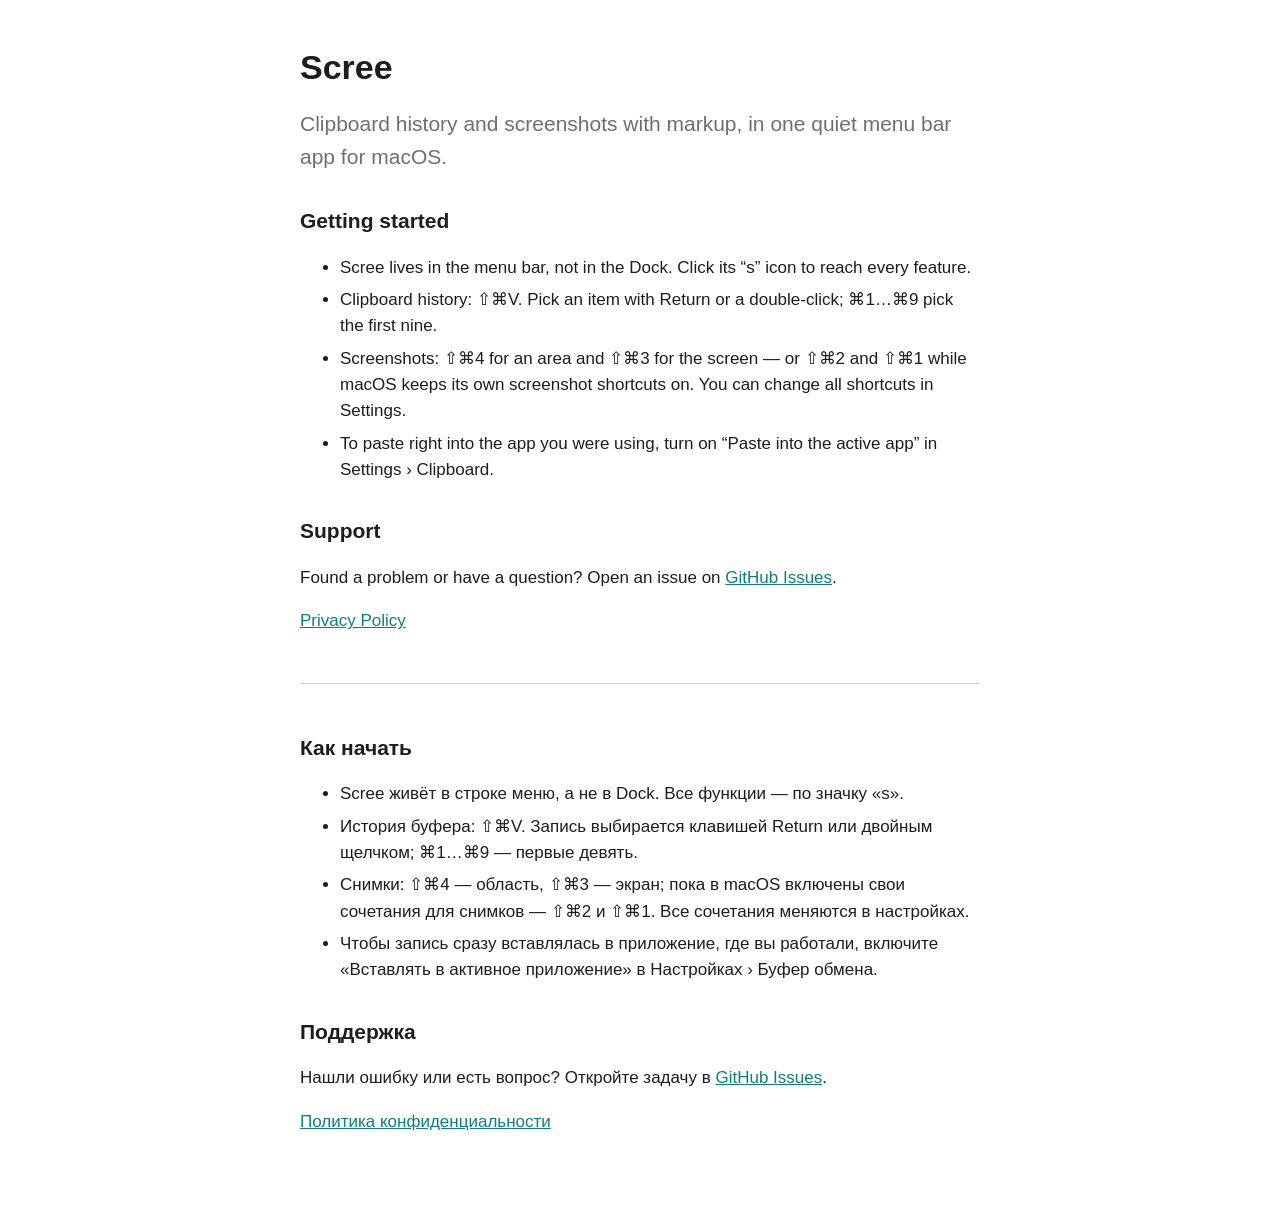
<file: index.html>
<!doctype html>
<html lang="en">
<head>
<meta charset="utf-8">
<meta name="viewport" content="width=device-width, initial-scale=1">
<title>Scree — Support</title>
<link rel="stylesheet" href="style.css">
</head>
<body>
<main>
<h1>Scree</h1>
<p class="lead">Clipboard history and screenshots with markup, in one quiet menu bar app for macOS.</p>

<h2>Getting started</h2>
<ul>
<li>Scree lives in the menu bar, not in the Dock. Click its “s” icon to reach every feature.</li>
<li>Clipboard history: ⇧⌘V. Pick an item with Return or a double-click; ⌘1…⌘9 pick the first nine.</li>
<li>Screenshots: ⇧⌘4 for an area and ⇧⌘3 for the screen — or ⇧⌘2 and ⇧⌘1 while macOS keeps its own
screenshot shortcuts on. You can change all shortcuts in Settings.</li>
<li>To paste right into the app you were using, turn on “Paste into the active app” in
Settings › Clipboard.</li>
</ul>

<h2>Support</h2>
<p>Found a problem or have a question? Open an issue on
<a href="https://github.com/keef3ar/scree/issues">GitHub Issues</a>.</p>

<p><a href="privacy.html">Privacy Policy</a></p>

<hr>

<div lang="ru">
<h2>Как начать</h2>
<ul>
<li>Scree живёт в строке меню, а не в Dock. Все функции — по значку «s».</li>
<li>История буфера: ⇧⌘V. Запись выбирается клавишей Return или двойным щелчком; ⌘1…⌘9 — первые девять.</li>
<li>Снимки: ⇧⌘4 — область, ⇧⌘3 — экран; пока в macOS включены свои сочетания для снимков — ⇧⌘2 и
⇧⌘1. Все сочетания меняются в настройках.</li>
<li>Чтобы запись сразу вставлялась в приложение, где вы работали, включите «Вставлять в активное
приложение» в Настройках › Буфер обмена.</li>
</ul>

<h2>Поддержка</h2>
<p>Нашли ошибку или есть вопрос? Откройте задачу в
<a href="https://github.com/keef3ar/scree/issues">GitHub Issues</a>.</p>

<p><a href="privacy.html">Политика конфиденциальности</a></p>
</div>
</main>
</body>
</html>
</file>
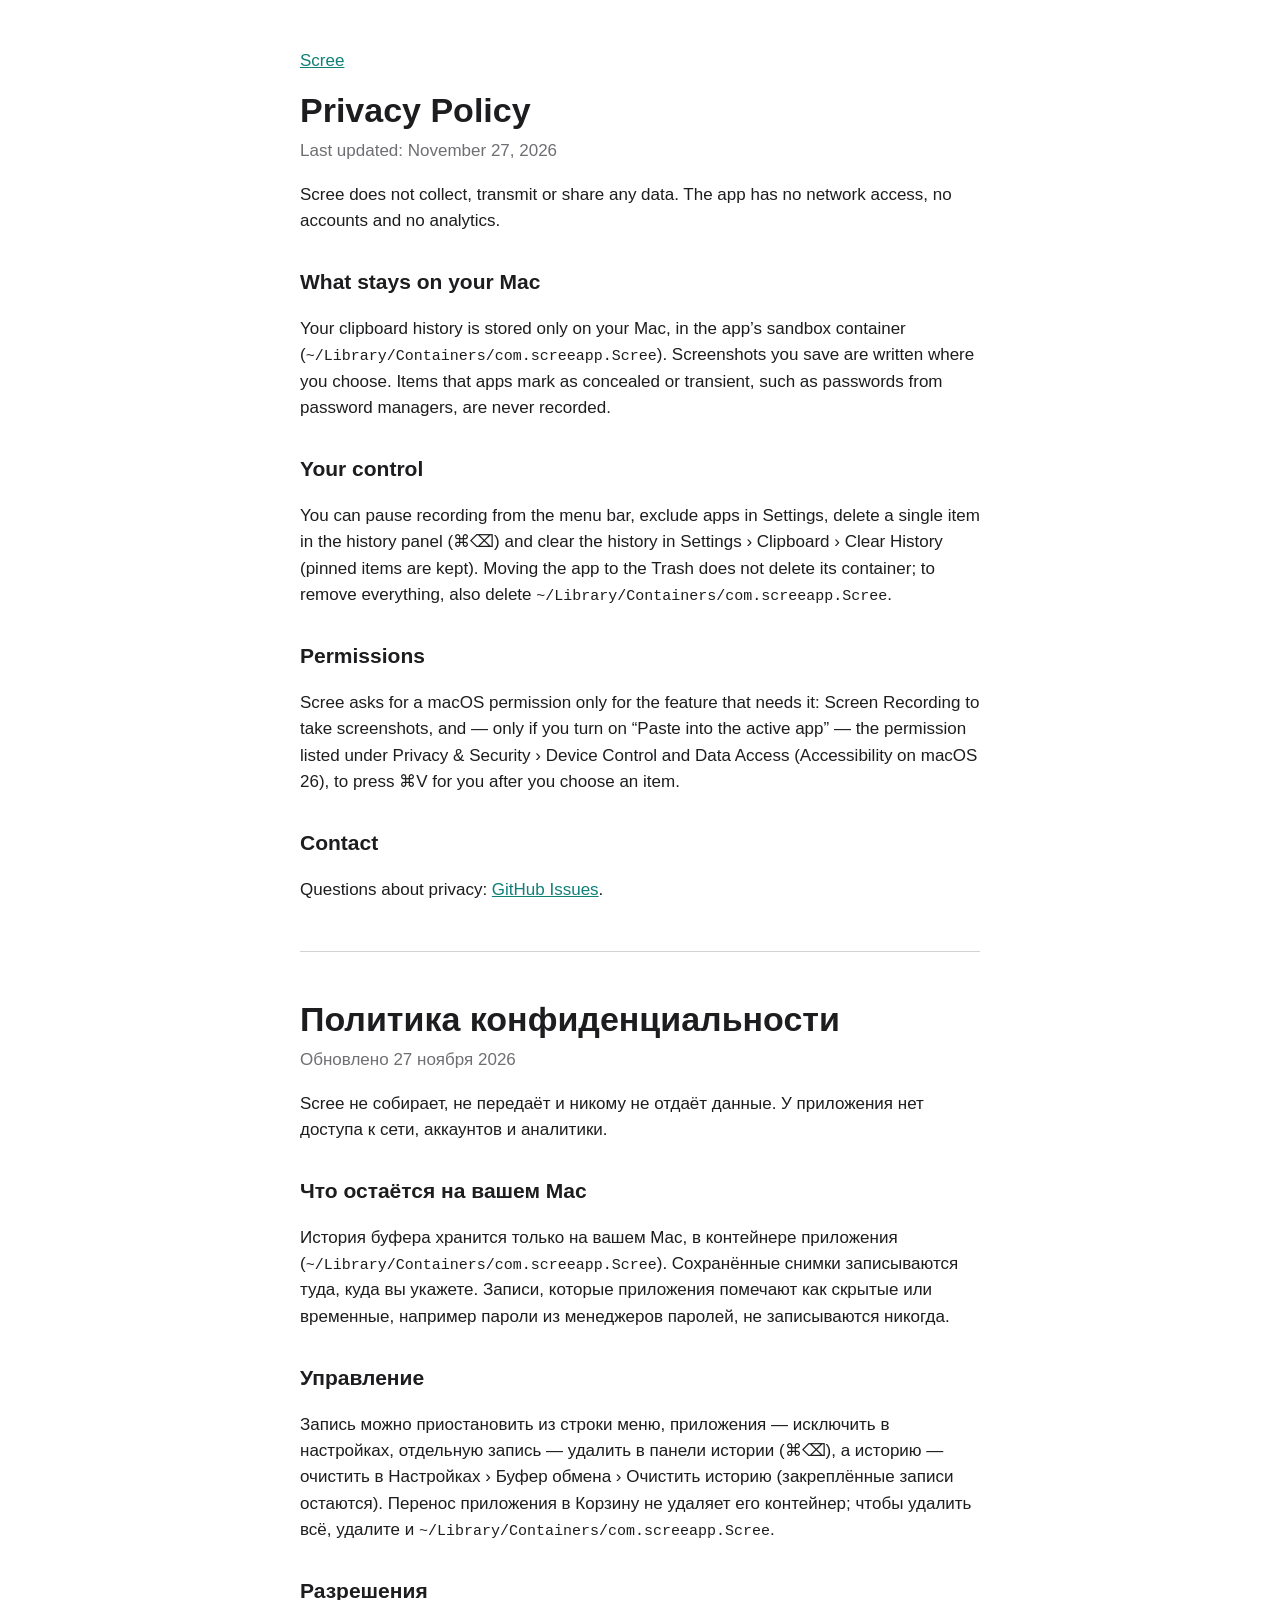
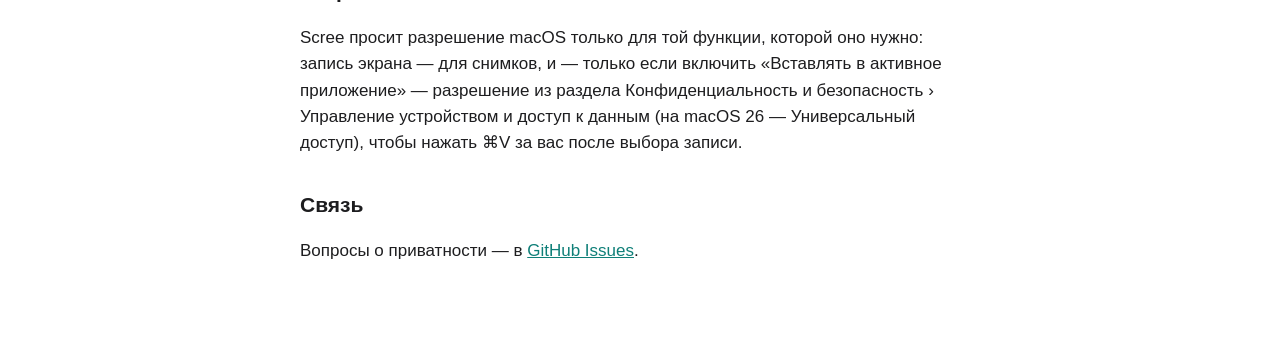
<file: privacy.html>
<!doctype html>
<html lang="en">
<head>
<meta charset="utf-8">
<meta name="viewport" content="width=device-width, initial-scale=1">
<title>Scree — Privacy Policy</title>
<link rel="stylesheet" href="style.css">
</head>
<body>
<main>
<p class="back"><a href="./">Scree</a></p>

<h1>Privacy Policy</h1>
<p class="date">Last updated: November 27, 2026</p>

<p>Scree does not collect, transmit or share any data. The app has no network access, no accounts
and no analytics.</p>

<h2>What stays on your Mac</h2>
<p>Your clipboard history is stored only on your Mac, in the app’s sandbox container
(<code>~/Library/Containers/com.screeapp.Scree</code>). Screenshots you save are written where you
choose. Items that apps mark as concealed or transient, such as passwords from password managers,
are never recorded.</p>

<h2>Your control</h2>
<p>You can pause recording from the menu bar, exclude apps in Settings, delete a single item in the
history panel (⌘⌫) and clear the history in Settings › Clipboard › Clear History (pinned items are
kept). Moving the app to the Trash does not delete its container; to remove everything, also delete
<code>~/Library/Containers/com.screeapp.Scree</code>.</p>

<h2>Permissions</h2>
<p>Scree asks for a macOS permission only for the feature that needs it: Screen Recording to take
screenshots, and — only if you turn on “Paste into the active app” — the permission listed under
Privacy &amp; Security › Device Control and Data Access (Accessibility on macOS 26), to press ⌘V for
you after you choose an item.</p>

<h2>Contact</h2>
<p>Questions about privacy: <a href="https://github.com/keef3ar/scree/issues">GitHub Issues</a>.</p>

<hr>

<h1 lang="ru">Политика конфиденциальности</h1>
<p class="date" lang="ru">Обновлено 27 ноября 2026</p>

<div lang="ru">
<p>Scree не собирает, не передаёт и никому не отдаёт данные. У приложения нет доступа к сети,
аккаунтов и аналитики.</p>

<h2>Что остаётся на вашем Mac</h2>
<p>История буфера хранится только на вашем Mac, в контейнере приложения
(<code>~/Library/Containers/com.screeapp.Scree</code>). Сохранённые снимки записываются туда, куда
вы укажете. Записи, которые приложения помечают как скрытые или временные, например пароли из
менеджеров паролей, не записываются никогда.</p>

<h2>Управление</h2>
<p>Запись можно приостановить из строки меню, приложения — исключить в настройках, отдельную запись —
удалить в панели истории (⌘⌫), а историю — очистить в Настройках › Буфер обмена › Очистить историю
(закреплённые записи остаются). Перенос приложения в Корзину не удаляет его контейнер; чтобы
удалить всё, удалите и <code>~/Library/Containers/com.screeapp.Scree</code>.</p>

<h2>Разрешения</h2>
<p>Scree просит разрешение macOS только для той функции, которой оно нужно: запись экрана — для
снимков, и — только если включить «Вставлять в активное приложение» — разрешение из раздела
Конфиденциальность и безопасность › Управление устройством и доступ к данным (на macOS 26 —
Универсальный доступ), чтобы нажать ⌘V за вас после выбора записи.</p>

<h2>Связь</h2>
<p>Вопросы о приватности — в <a href="https://github.com/keef3ar/scree/issues">GitHub Issues</a>.</p>
</div>
</main>
</body>
</html>
</file>
<file: style.css>
:root {
  color-scheme: light dark;
  --text: #1d1d1f;
  --muted: #6e6e73;
  --accent: #0f7f78;
  --rule: #d2d2d7;
}

@media (prefers-color-scheme: dark) {
  :root {
    --text: #f5f5f7;
    --muted: #a1a1a6;
    --accent: #3ccfbe;
    --rule: #424245;
  }
}

body {
  margin: 0;
  font: 17px/1.55 -apple-system, BlinkMacSystemFont, "Helvetica Neue", sans-serif;
  color: var(--text);
}

main {
  max-width: 680px;
  margin: 0 auto;
  padding: 48px 24px 64px;
}

h1 {
  font-size: 34px;
  line-height: 1.15;
  margin: 0 0 8px;
}

h2 {
  font-size: 21px;
  margin: 32px 0 8px;
}

.lead {
  font-size: 21px;
  color: var(--muted);
}

.date,
.back {
  color: var(--muted);
  margin-top: 0;
}

a {
  color: var(--accent);
}

code {
  font: 15px ui-monospace, "SF Mono", Menlo, monospace;
}

hr {
  border: 0;
  border-top: 1px solid var(--rule);
  margin: 48px 0;
}

li + li {
  margin-top: 6px;
}
</file>
